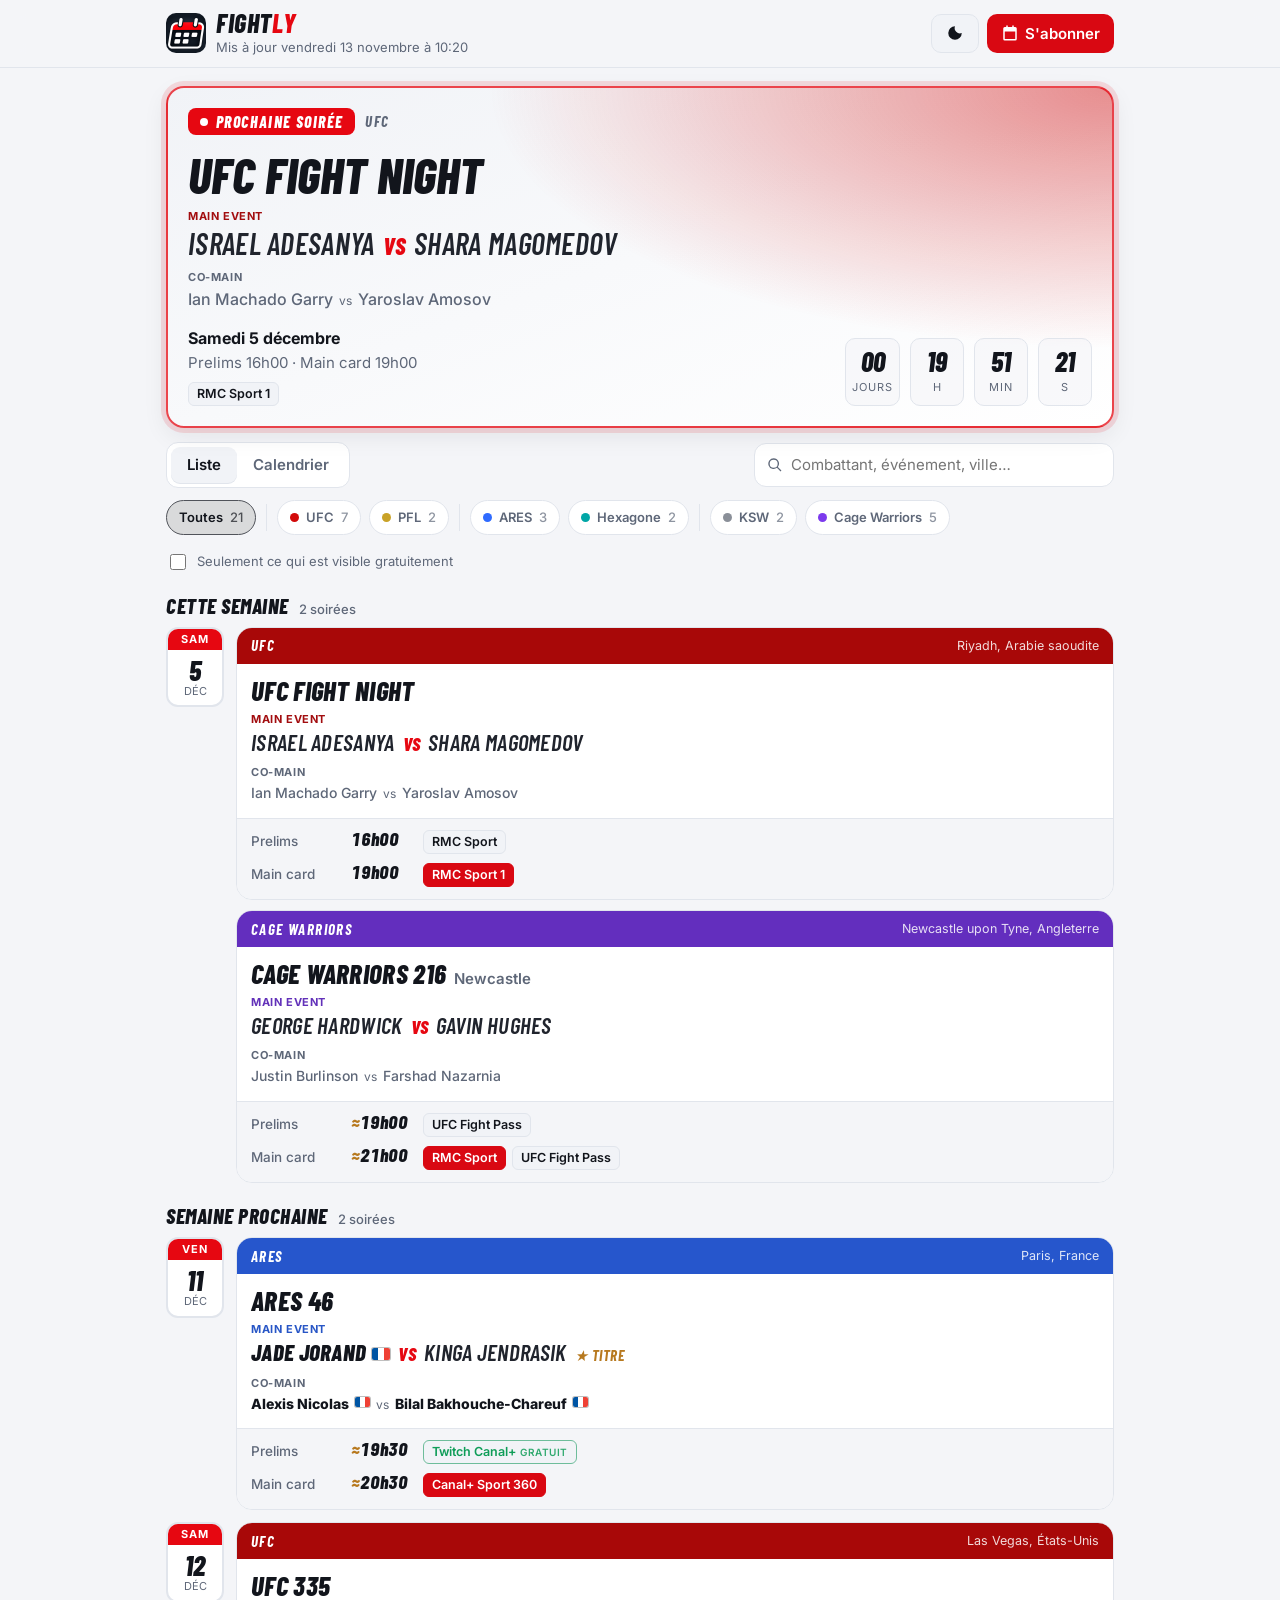
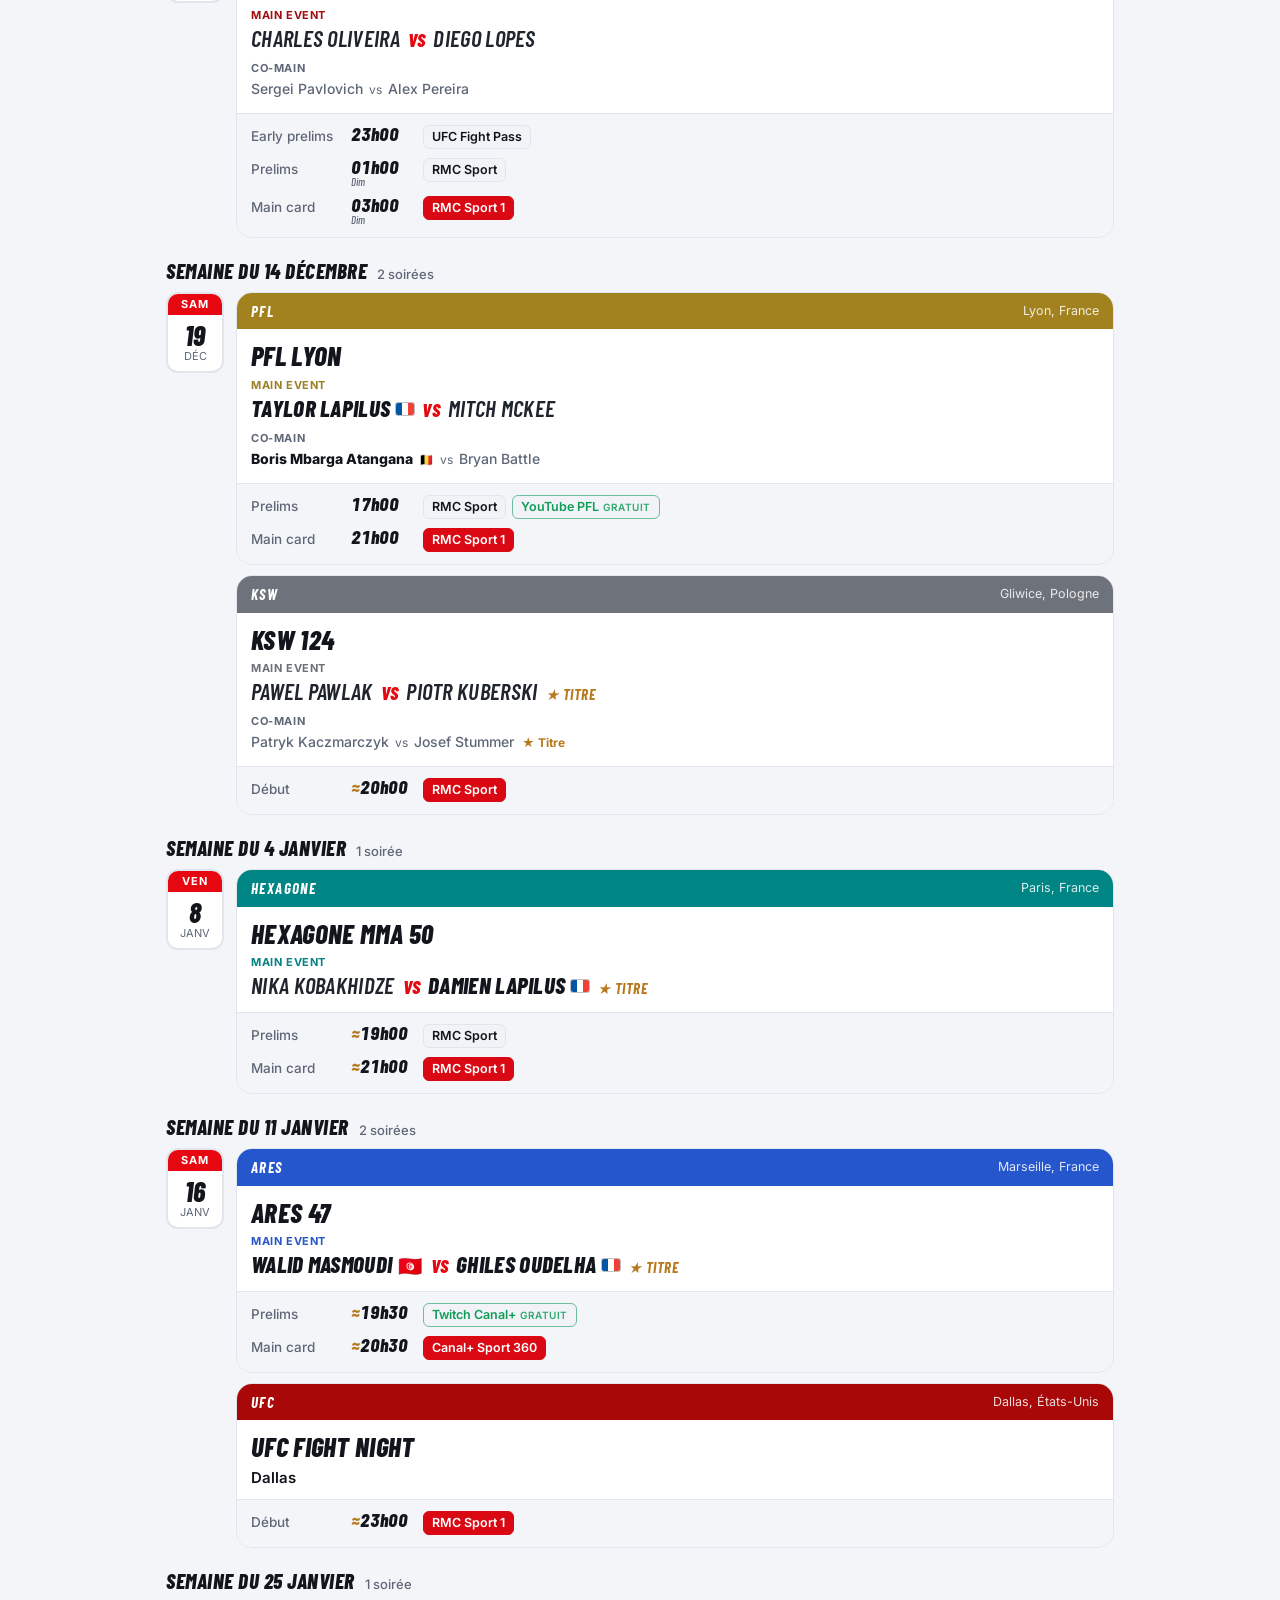
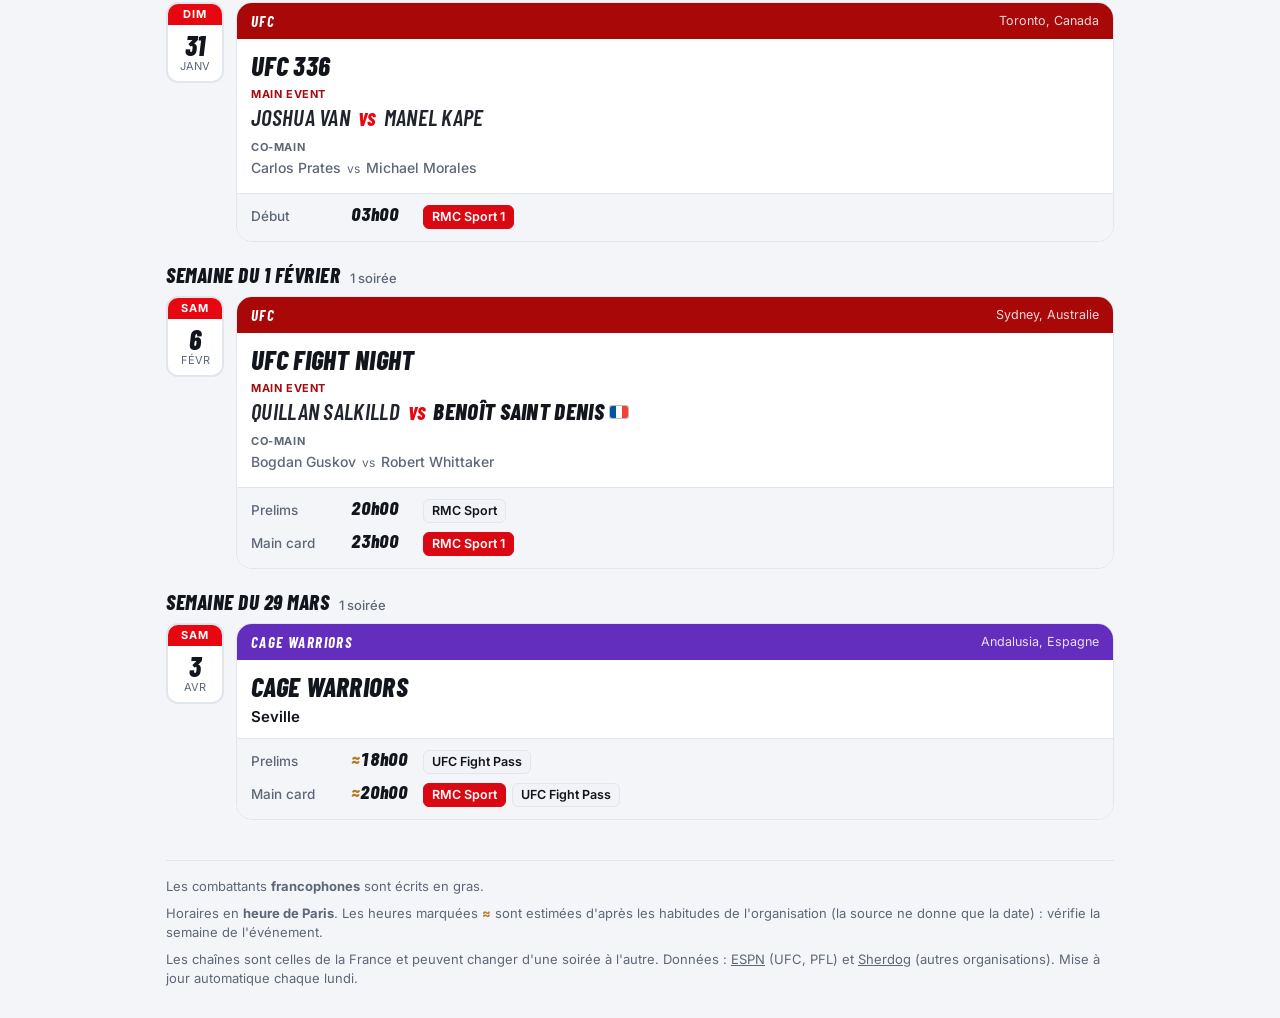
<file: index.html>
<!doctype html>
<html lang="fr">
<head>
  <meta charset="utf-8">
  <meta name="viewport" content="width=device-width, initial-scale=1, viewport-fit=cover">
  <title>FIGHTLY</title>
  <meta name="description" content="FIGHTLY : toutes les soirées MMA à venir (UFC, PFL, ARES, Hexagone, KSW, Cage Warriors) avec l'heure de Paris et les chaînes françaises.">
  <meta name="theme-color" content="#0d0f14">
  <link rel="manifest" href="manifest.webmanifest">
  <link rel="icon" href="icons/favicon-32.png" sizes="32x32" type="image/png">
  <link rel="icon" href="icons/favicon-64.png" sizes="64x64" type="image/png">
  <link rel="apple-touch-icon" href="icons/icon-180.png">
  <meta name="apple-mobile-web-app-capable" content="yes">
  <meta name="apple-mobile-web-app-status-bar-style" content="black-translucent">
  <meta name="apple-mobile-web-app-title" content="FIGHTLY">
  <link rel="preconnect" href="https://fonts.googleapis.com">
  <link rel="preconnect" href="https://fonts.gstatic.com" crossorigin>
  <link href="https://fonts.googleapis.com/css2?family=Barlow+Condensed:ital,wght@0,600;0,700;0,800;1,600;1,700;1,800&family=Inter:wght@400;500;600;700;800&display=swap" rel="stylesheet">
  <link rel="stylesheet" href="assets/style.css">
</head>
<body>
  <header class="top">
    <div class="wrap top-inner">
      <div class="brand">
        <img class="logo" src="icons/logo-mark.png" alt="" width="40" height="40">
        <div>
          <h1 class="wordmark" aria-label="Fightly">FIGHT<span>LY</span></h1>
          <p class="muted small" id="updated">Chargement…</p>
        </div>
      </div>
      <div class="top-actions">
        <button class="btn ghost" id="theme-btn" type="button" aria-label="Changer de thème" title="Changer de thème">
          <svg viewBox="0 0 24 24" width="18" height="18" aria-hidden="true"><path fill="currentColor" d="M12 3a9 9 0 1 0 9 9 7 7 0 0 1-9-9Z"/></svg>
        </button>
        <button class="btn" id="subscribe-btn" type="button">
          <svg viewBox="0 0 24 24" width="18" height="18" aria-hidden="true"><path fill="currentColor" d="M7 2v2H5a2 2 0 0 0-2 2v14a2 2 0 0 0 2 2h14a2 2 0 0 0 2-2V6a2 2 0 0 0-2-2h-2V2h-2v2H9V2H7Zm12 8v10H5V10h14Z"/></svg>
          <span>S'abonner</span>
        </button>
      </div>
    </div>
  </header>

  <main class="wrap">
    <section id="hero" class="hero" aria-live="polite"></section>

    <section class="controls" aria-label="Filtres">
      <div class="row">
        <div class="tabs" role="tablist">
          <button role="tab" class="tab active" data-view="list" aria-selected="true">Liste</button>
          <button role="tab" class="tab" data-view="month" aria-selected="false">Calendrier</button>
        </div>
        <label class="search">
          <svg viewBox="0 0 24 24" width="16" height="16" aria-hidden="true"><path fill="currentColor" d="M10 2a8 8 0 1 0 4.9 14.3l5.4 5.4 1.4-1.4-5.4-5.4A8 8 0 0 0 10 2Zm0 2a6 6 0 1 1 0 12 6 6 0 0 1 0-12Z"/></svg>
          <input id="search" type="search" placeholder="Combattant, événement, ville…" autocomplete="off">
        </label>
      </div>
      <div class="chips" id="chips"></div>
      <label class="toggle">
        <input type="checkbox" id="free-only">
        <span>Seulement ce qui est visible gratuitement</span>
      </label>
    </section>

    <section id="list-view" class="view"></section>
    <section id="month-view" class="view" hidden></section>

    <footer class="foot muted small">
      <p>Les combattants <strong>francophones</strong> sont écrits en gras.</p>
      <p>Horaires en <strong>heure de Paris</strong>. Les heures marquées <span class="est">≈</span> sont estimées d'après les habitudes de l'organisation (la source ne donne que la date) : vérifie la semaine de l'événement.</p>
      <p>Les chaînes sont celles de la France et peuvent changer d'une soirée à l'autre. Données : <a href="https://www.espn.com/mma/schedule" target="_blank" rel="noopener">ESPN</a> (UFC, PFL) et <a href="https://www.sherdog.com/events" target="_blank" rel="noopener">Sherdog</a> (autres organisations). Mise à jour automatique chaque lundi.</p>
    </footer>
  </main>

  <dialog id="event-dialog" class="sheet" aria-labelledby="ev-title">
    <div class="sheet-inner" id="event-body"></div>
  </dialog>

  <dialog id="subscribe-dialog" class="sheet" aria-labelledby="sub-title">
    <div class="sheet-inner" id="subscribe-body"></div>
  </dialog>

  <template id="empty-tpl">
    <div class="empty">
      <p><strong>Aucun événement</strong> ne correspond à tes filtres.</p>
      <button class="btn ghost" type="button" data-reset>Réinitialiser les filtres</button>
    </div>
  </template>

  <script src="assets/app.js" defer></script>
</body>
</html>
</file>
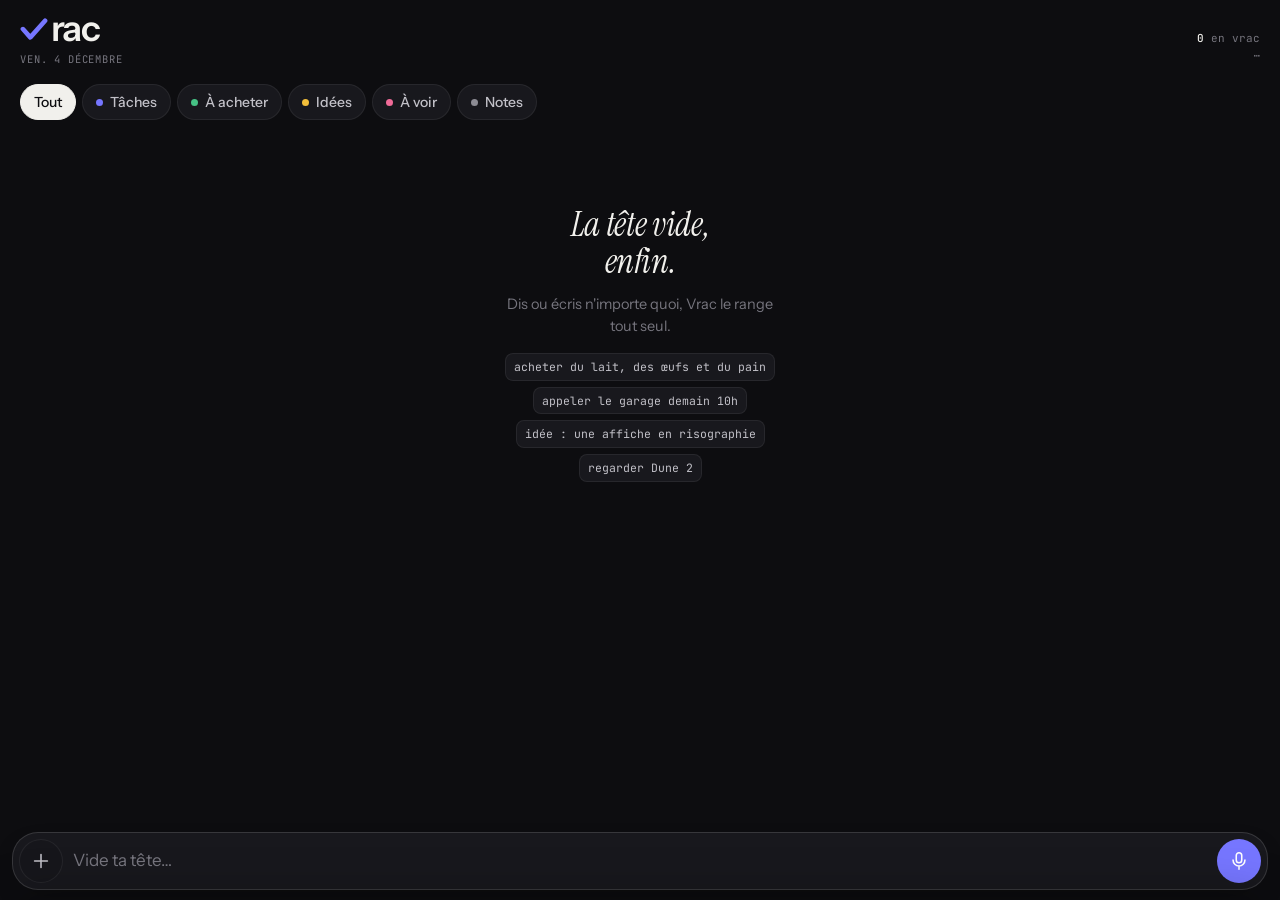
<file: vrac/index.html>
<!doctype html>
<html lang="fr">
<head>
<meta charset="utf-8">
<meta name="viewport" content="width=device-width, initial-scale=1, viewport-fit=cover, user-scalable=no, interactive-widget=resizes-content">
<title>Vrac</title>
<meta name="description" content="Vide ta tête. Vrac range.">
<meta name="theme-color" content="#0D0D10">
<meta name="color-scheme" content="dark">
<meta name="apple-mobile-web-app-capable" content="yes">
<meta name="mobile-web-app-capable" content="yes">
<meta name="apple-mobile-web-app-status-bar-style" content="black-translucent">
<meta name="apple-mobile-web-app-title" content="Vrac">
<meta name="format-detection" content="telephone=no">
<link rel="manifest" href="manifest.webmanifest">
<link rel="apple-touch-icon" href="icon-180.png">
<link rel="icon" href="icon.svg" type="image/svg+xml">
<link rel="stylesheet" href="../fonts/fonts.css">
<link rel="stylesheet" href="app.css">
</head>
<body>
<div id="app">
  <header class="top">
    <div class="brand">
      <div class="wordmark" aria-label="Vrac"><svg viewBox="0 0 30 26" aria-hidden="true"><path d="M3 12 L11 21 L27 3"/></svg><span>rac</span></div>
      <div class="date" id="date">—</div>
    </div>
    <div class="count" id="count"></div>
  </header>

  <nav class="drawers" id="drawers" aria-label="Tiroirs"></nav>

  <main class="list" id="list" aria-live="polite"></main>

  <div class="dock" id="dock">
    <div class="guess" id="guess" hidden><span class="guess-arrow">→</span><button type="button" class="guess-chip" id="guess-chip"></button><span class="guess-extra" id="guess-extra"></span><button type="button" class="guess-when" id="guess-when" hidden></button></div>
    <div class="when" id="when" hidden>
      <div class="when-row" id="when-days"></div>
      <div class="when-row" id="when-times"></div>
      <div class="when-row mins" id="when-mins" hidden></div>
    </div>
    <div class="vpop" id="vpop" hidden>
      <div class="vpop-row">
        <span class="vpop-ico" aria-hidden="true"><svg viewBox="0 0 24 24"><rect x="9" y="3" width="6" height="11" rx="3"/><path d="M5.5 11a6.5 6.5 0 0013 0M12 17.5V21"/></svg><i></i></span>
        <span class="vpop-txt" id="vpop-txt">Touche le micro du clavier</span>
        <span class="vpop-arrow" id="vpop-arrow">↘</span>
        <button type="button" class="vpop-send" id="vpop-send" hidden>Envoyer</button>
        <button type="button" class="vpop-x" id="vpop-x" aria-label="Fermer">✕</button>
      </div>
      <div class="vpop-sub" id="vpop-sub">En bas à droite, sous le clavier</div>
      <div class="vpop-bar"><i id="vpop-bar"></i></div>
    </div>
    <form class="capture" id="capture" autocomplete="off">
      <button type="button" class="plus" id="plus" aria-label="Date et heure du rappel"><svg viewBox="0 0 24 24" class="i-plus"><path d="M12 5v14M5 12h14"/></svg><span class="plus-l" id="plus-l"></span></button>
      <textarea id="input" rows="1" placeholder="Vide ta tête…" enterkeyhint="send" aria-label="Nouvelle entrée"></textarea>
      <button type="button" class="mic" id="mic" aria-label="Dicter"><svg viewBox="0 0 24 24"><rect x="9" y="3" width="6" height="11" rx="3"/><path d="M5.5 11a6.5 6.5 0 0013 0M12 17.5V21"/></svg></button>
      <button type="submit" class="send" id="send" aria-label="Envoyer"><svg viewBox="0 0 24 24"><path d="M12 19V5M6 11l6-6 6 6"/></svg></button>
    </form>
  </div>
</div>

<div class="toast" id="toast" role="status"><span class="toast-dot"></span><span class="toast-text" id="toast-text"></span><button type="button" class="toast-undo" id="toast-undo">Annuler</button></div>
<div class="scrim" id="scrim"></div>
<div class="sheet" id="sheet" role="dialog" aria-modal="true"><div class="grip"></div><div class="sheet-body" id="sheet-body"></div></div>
<label id="hap" aria-hidden="true" style="display:none"><input type="checkbox" switch></label>
<script src="ics.js"></script>
<script src="app.js"></script>
</body>
</html>
</file>
<file: assets/style.css>
:root {
  --bg: #0d0f14;
  --bg-2: #141821;
  --card: #171b25;
  --card-2: #1e2330;
  --line: #262c3a;
  --text: #eef1f6;
  --muted: #8f98ab;
  --accent: #ea0a14;
  --brand: #fd0610;
  --accent-ink: #ffffff;
  --free: #2fd27a;
  --warn: #f5b942;
  --shadow: 0 10px 30px rgba(0, 0, 0, .35);
  --radius: 14px;
  --display: "Barlow Condensed", "Arial Narrow", system-ui, sans-serif;
  --body: "Inter", system-ui, -apple-system, "Segoe UI", Roboto, sans-serif;
  color-scheme: dark;
}

/* Thème clair : réglage du système, ou choix explicite (bouton, ou thème de Claude). */
@media (prefers-color-scheme: light) {
  :root:not([data-theme="dark"]) {
    --bg: #f4f5f8;
    --bg-2: #ffffff;
    --card: #ffffff;
    --card-2: #f1f3f7;
    --line: #e1e5ec;
    --text: #12151c;
    --muted: #5e6778;
    --accent: #d90812;
    --brand: #e60711;
    --free: #0f9d58;
    --warn: #b7791f;
    --shadow: 0 8px 24px rgba(20, 24, 33, .08);
    color-scheme: light;
  }
}

:root[data-theme="light"] {
  --bg: #f4f5f8;
  --bg-2: #ffffff;
  --card: #ffffff;
  --card-2: #f1f3f7;
  --line: #e1e5ec;
  --text: #12151c;
  --muted: #5e6778;
  --accent: #d90812;
  --brand: #e60711;
  --free: #0f9d58;
  --warn: #b7791f;
  --shadow: 0 8px 24px rgba(20, 24, 33, .08);
  color-scheme: light;
}

* { box-sizing: border-box; }
html {
  -webkit-text-size-adjust: 100%;
  padding-top: env(safe-area-inset-top, 0px);
  padding-bottom: env(safe-area-inset-bottom, 0px);
}
/* Bande sous la barre d'état du téléphone, pour que rien ne défile dessous. */
body::before {
  content: ""; position: fixed; inset: 0 0 auto; z-index: 30;
  height: env(safe-area-inset-top, 0px); background: var(--bg);
}
body {
  margin: 0;
  background: var(--bg);
  color: var(--text);
  font: 15px/1.45 var(--body);
  min-height: 100vh;
}
a { color: inherit; }
button { font: inherit; color: inherit; }
.wrap {
  max-width: 980px; margin: 0 auto;
  padding-left: max(16px, env(safe-area-inset-left, 0px));
  padding-right: max(16px, env(safe-area-inset-right, 0px));
}
.muted { color: var(--muted); }
.small { font-size: 13px; }
[hidden] { display: none !important; }

/* ---------- En-tête ---------- */
.top {
  position: sticky; top: env(safe-area-inset-top, 0px); z-index: 20;
  background: color-mix(in srgb, var(--bg) 85%, transparent);
  backdrop-filter: blur(12px);
  -webkit-backdrop-filter: blur(12px);
  border-bottom: 1px solid var(--line);
}
.top-inner { display: flex; align-items: center; justify-content: space-between; gap: 12px; padding-top: 10px; padding-bottom: 10px; }
.brand { display: flex; align-items: center; gap: 10px; min-width: 0; }
.brand h1 { font: italic 800 26px/1 var(--display); letter-spacing: .6px; text-transform: uppercase; margin: 0; }
.wordmark span { color: var(--brand); }
.brand p { margin: 2px 0 0; white-space: nowrap; overflow: hidden; text-overflow: ellipsis; }
.top-actions { display: flex; gap: 8px; flex-shrink: 0; }

.btn {
  display: inline-flex; align-items: center; gap: 6px;
  border: 0; border-radius: 10px; padding: 9px 14px;
  background: var(--accent); color: var(--accent-ink);
  font-weight: 600; cursor: pointer; text-decoration: none;
  transition: transform .1s ease, filter .15s ease;
}
.btn:hover { filter: brightness(1.08); }
.btn:active { transform: scale(.97); }
.btn.ghost { background: var(--card-2); color: var(--text); border: 1px solid var(--line); }
.btn.small { padding: 6px 10px; font-size: 13px; }

/* ---------- Prochain événement ---------- */
.hero { margin: 18px 0 10px; }
.hero-card {
  position: relative; overflow: hidden; cursor: pointer;
  border-radius: 18px; padding: 20px;
  background:
    radial-gradient(120% 140% at 100% 0%, color-mix(in srgb, var(--org) 45%, transparent) 0%, transparent 55%),
    linear-gradient(160deg, var(--card-2), var(--card));
  border: 2px solid color-mix(in srgb, var(--brand) 75%, transparent);
  box-shadow: 0 0 0 5px color-mix(in srgb, var(--brand) 12%, transparent), var(--shadow);
}
.hero-kicker { display: flex; align-items: center; gap: 10px; flex-wrap: wrap; }
.hero-flag {
  display: inline-flex; align-items: center; gap: 8px;
  padding: 6px 12px 5px; border-radius: 8px; background: var(--brand); color: #fff;
  font: italic 800 16px/1 var(--display); letter-spacing: 1.4px; text-transform: uppercase;
}
.hero-flag::before { content: ""; width: 8px; height: 8px; border-radius: 50%; background: #fff; animation: pulse 1.4s infinite; }
.hero-org { font: italic 700 15px/1 var(--display); letter-spacing: 1.4px; text-transform: uppercase; color: var(--muted); }
.hero-title { font: italic 800 clamp(34px, 7vw, 50px)/1 var(--display); text-transform: uppercase; margin: 14px 0 4px; }
.hero-sub { font-size: 16px; font-weight: 600; margin: 0 0 14px; }
.hero-grid { display: flex; flex-wrap: wrap; gap: 18px 28px; align-items: flex-end; justify-content: space-between; }
.countdown { display: flex; gap: 10px; }
.countdown div { text-align: center; min-width: 54px; padding: 8px 6px; border-radius: 10px; background: color-mix(in srgb, var(--bg) 55%, transparent); border: 1px solid var(--line); }
.countdown b { display: block; font: italic 800 28px/1 var(--display); }
.countdown span { font-size: 11px; color: var(--muted); text-transform: uppercase; letter-spacing: 1px; }
.live { display: inline-flex; align-items: center; gap: 6px; font-weight: 700; color: var(--accent); }
.live::before { content: ""; width: 9px; height: 9px; border-radius: 50%; background: var(--accent); animation: pulse 1.2s infinite; }
@keyframes pulse { 50% { opacity: .3; } }

/* ---------- Contrôles ---------- */
.controls { margin: 14px 0 8px; display: grid; gap: 12px; }
.row { display: flex; gap: 10px; flex-wrap: wrap; align-items: center; justify-content: space-between; }
.tabs { display: inline-flex; padding: 4px; border-radius: 12px; background: var(--card); border: 1px solid var(--line); }
.tab { border: 0; background: transparent; padding: 7px 16px; border-radius: 9px; font-weight: 600; cursor: pointer; color: var(--muted); }
.tab.active { background: var(--card-2); color: var(--text); box-shadow: 0 1px 0 var(--line); }
.search { flex: 1 1 220px; max-width: 360px; display: flex; align-items: center; gap: 8px; padding: 0 12px; border-radius: 12px; background: var(--card); border: 1px solid var(--line); color: var(--muted); }
.search input { flex: 1; min-width: 0; border: 0; outline: 0; background: transparent; color: var(--text); padding: 10px 0; font: inherit; }
.search:focus-within { border-color: var(--muted); }

.chips { display: flex; gap: 8px; overflow-x: auto; padding-bottom: 4px; scrollbar-width: none; margin: 0 -16px; padding-left: 16px; padding-right: 16px; }
.chips::-webkit-scrollbar { display: none; }
.chip {
  flex-shrink: 0; display: inline-flex; align-items: center; gap: 7px;
  padding: 7px 12px; border-radius: 999px; cursor: pointer;
  background: var(--card); border: 1px solid var(--line); color: var(--muted);
  font-weight: 600; font-size: 13px; white-space: nowrap;
}
.chip .dot { width: 9px; height: 9px; border-radius: 50%; background: var(--c, var(--muted)); }
.chip[aria-pressed="true"] { color: var(--text); border-color: color-mix(in srgb, var(--c, var(--text)) 70%, var(--line)); background: color-mix(in srgb, var(--c, var(--text)) 16%, var(--card)); }
.chip .count { font-weight: 500; opacity: .7; }
.chip-sep { flex-shrink: 0; width: 1px; background: var(--line); margin: 4px 2px; }
.toggle { display: inline-flex; align-items: center; gap: 8px; font-size: 13px; color: var(--muted); cursor: pointer; width: fit-content; }
.toggle input { accent-color: var(--free); width: 16px; height: 16px; }

/* ---------- Liste ---------- */
.week { margin-top: 22px; }
.week-title { font: italic 800 21px/1 var(--display); text-transform: uppercase; letter-spacing: .5px; margin: 0 0 10px; display: flex; align-items: baseline; gap: 10px; }
.week-title small { font: 500 13px var(--body); color: var(--muted); text-transform: none; letter-spacing: 0; }
.day { display: grid; grid-template-columns: 58px 1fr; gap: 12px; margin-bottom: 12px; }
.day-label {
  align-self: start; text-align: center; overflow: hidden;
  background: var(--card); border: 2px solid var(--line); border-radius: 12px;
}
.day-label .dow { background: var(--brand); color: #fff; font-size: 11px; text-transform: uppercase; font-weight: 700; letter-spacing: .8px; padding: 3px 0 2px; }
.day-label .num { font: italic 800 28px/1 var(--display); padding-top: 6px; }
.day-label .mon { font-size: 11px; color: var(--muted); text-transform: uppercase; padding-bottom: 6px; }
.day-label.today { border-color: var(--brand); }
.day-label.today .num { color: var(--brand); }
.day-events { display: grid; gap: 10px; min-width: 0; }

.ev {
  position: relative; display: block; width: 100%; text-align: left; cursor: pointer;
  background: var(--card); border: 1px solid var(--line); border-radius: var(--radius);
  padding: 0; overflow: hidden; border-radius: 16px;
  transition: border-color .15s ease, transform .1s ease;
}
.ev:hover { border-color: color-mix(in srgb, var(--org) 60%, var(--line)); }
.ev:active { transform: scale(.995); }
.ev-head {
  display: flex; align-items: center; gap: 8px;
  padding: 9px 14px; background: color-mix(in srgb, var(--org) 80%, #000);
}
.ev-head .badge { background: none; padding: 0; font-size: 15px; letter-spacing: 1.4px; }
.ev-head .ev-place { color: rgba(255, 255, 255, .85); text-align: right; }
.badge {
  display: inline-block; padding: 3px 8px; border-radius: 6px;
  background: var(--org); color: #fff; font: italic 700 13px/1.1 var(--display); letter-spacing: .8px; text-transform: uppercase;
}
.ev-place { font-size: 12.5px; color: var(--muted); white-space: nowrap; overflow: hidden; text-overflow: ellipsis; min-width: 0; flex: 1; }
.ev-title { font: italic 800 27px/1.05 var(--display); text-transform: uppercase; margin: 0; padding: 12px 14px 0; letter-spacing: .3px; }
.ev-main { font-weight: 600; margin: 0 0 10px; }
.ev-main .title-belt { color: var(--warn); font-size: 12px; font-weight: 700; margin-left: 6px; white-space: nowrap; }
.segs { display: grid; gap: 8px; padding: 10px 14px 12px; background: var(--bg); border-top: 1px solid var(--line); }
.ev > .ev-main { padding: 6px 14px 0; }
.seg { display: grid; grid-template-columns: 92px 64px 1fr; gap: 8px; align-items: baseline; font-size: 13.5px; }
.seg-label { color: var(--muted); font-weight: 500; }
.seg-time { font: italic 800 19px/1 var(--display); font-variant-numeric: tabular-nums; white-space: nowrap; }
.box .seg-time { font-size: 18px; }
/* La chaîne principale de la main card en rouge */
.seg:last-child .chan:first-child { background: var(--accent); border-color: var(--accent); color: #fff; }
.seg-time .nextday { font-size: 11px; color: var(--muted); font-weight: 500; display: block; }
.est { color: var(--warn); font-weight: 700; }
.chans { display: flex; flex-wrap: wrap; gap: 4px 6px; min-width: 0; }
.chan { display: inline-flex; align-items: center; gap: 4px; padding: 2px 8px; border-radius: 6px; background: var(--card-2); border: 1px solid var(--line); font-size: 12.5px; font-weight: 600; }
.chan.free { border-color: color-mix(in srgb, var(--free) 55%, var(--line)); color: var(--free); }
.chan.free::after { content: "gratuit"; font-size: 10px; text-transform: uppercase; letter-spacing: .5px; opacity: .85; }

.empty { text-align: center; padding: 40px 16px; border: 1px dashed var(--line); border-radius: var(--radius); margin-top: 20px; }
.notice { margin-top: 20px; padding: 14px; border-radius: var(--radius); background: var(--card); border: 1px solid var(--line); }

/* ---------- Calendrier mensuel ---------- */
.month-head { display: flex; align-items: center; justify-content: space-between; margin: 20px 0 10px; }
.month-head h2 { font: italic 800 25px/1 var(--display); text-transform: uppercase; margin: 0; }
.month-nav { display: flex; gap: 6px; }
.grid { display: grid; grid-template-columns: repeat(7, minmax(0, 1fr)); gap: 4px; }
.grid .dow { text-align: center; font-size: 11px; color: var(--muted); text-transform: uppercase; font-weight: 600; padding: 4px 0; }
.cell {
  min-height: 92px; border-radius: 10px; padding: 6px; background: var(--card); border: 1px solid var(--line);
  display: flex; flex-direction: column; gap: 3px; cursor: default; min-width: 0; text-align: left;
}
.cell.out { opacity: .35; }
.cell.has { cursor: pointer; }
.cell.has:hover { border-color: var(--muted); }
.cell.sel { outline: 2px solid var(--accent); outline-offset: -1px; }
.cell .n { font-weight: 700; font-size: 13px; }
.cell.today .n { color: var(--brand); }
.pill { font-size: 11px; font-weight: 600; padding: 2px 5px; border-radius: 5px; background: color-mix(in srgb, var(--org) 22%, var(--card)); border-left: 3px solid var(--org); white-space: nowrap; overflow: hidden; text-overflow: ellipsis; }
.dots { display: none; gap: 3px; flex-wrap: wrap; }
.dots i { width: 7px; height: 7px; border-radius: 50%; background: var(--org); }
.day-detail { margin-top: 16px; }

/* ---------- Fenêtres ---------- */
dialog.sheet {
  border: 0; padding: 0; margin: auto; width: min(680px, 100%); max-height: min(92vh, 900px);
  background: var(--bg-2); color: var(--text); border-radius: 18px; box-shadow: var(--shadow);
}
dialog.sheet::backdrop { background: rgba(5, 7, 10, .6); backdrop-filter: blur(3px); }
.sheet-inner { padding: 20px; overflow: auto; max-height: inherit; }
.sheet-top { display: flex; justify-content: space-between; align-items: flex-start; gap: 12px; }
.close { border: 0; background: var(--card-2); width: 34px; height: 34px; border-radius: 50%; cursor: pointer; font-size: 18px; line-height: 1; flex-shrink: 0; }
.sheet h2 { font: italic 800 31px/1.02 var(--display); text-transform: uppercase; margin: 8px 0 2px; }
.sheet h3 { font: 800 17px/1 var(--display); text-transform: uppercase; letter-spacing: 1px; color: var(--muted); margin: 22px 0 10px; }
.sheet .when { font-weight: 600; margin: 6px 0 0; }
.box { background: var(--card); border: 1px solid var(--line); border-radius: 12px; padding: 12px; }
.box .seg { padding: 6px 0; border-bottom: 1px solid var(--line); }
.box .seg:last-child { border-bottom: 0; }
.fights { display: grid; gap: 6px; }
.fight { display: grid; grid-template-columns: 1fr auto 1fr; align-items: center; gap: 10px; padding: 10px 12px; border-radius: 10px; background: var(--card); border: 1px solid var(--line); }
.fight.me { border-color: color-mix(in srgb, var(--org) 60%, var(--line)); background: color-mix(in srgb, var(--org) 10%, var(--card)); }
.fighter { min-width: 0; }
.fighter b { display: block; font-weight: 500; overflow-wrap: anywhere; }
.fighter > span { font-size: 12px; color: var(--muted); }
.fighter.r { text-align: right; }
.vs { text-align: center; font-size: 11px; color: var(--muted); line-height: 1.2; max-width: 110px; }
.vs b { display: block; font: 800 15px/1 var(--display); color: var(--text); }
.vs .belt { color: var(--warn); font-weight: 700; }
.seg-group { font-size: 12px; text-transform: uppercase; letter-spacing: 1px; color: var(--muted); font-weight: 700; margin: 12px 0 2px; }
.actions { display: flex; flex-wrap: wrap; gap: 8px; margin-top: 20px; }
.sub-list { display: grid; gap: 8px; }
.sub-item { display: flex; align-items: center; justify-content: space-between; gap: 10px; padding: 10px 12px; background: var(--card); border: 1px solid var(--line); border-radius: 10px; }
.sub-item .name { display: flex; align-items: center; gap: 8px; font-weight: 600; min-width: 0; }
.sub-item .btns { display: flex; gap: 6px; flex-shrink: 0; }
.howto { font-size: 13.5px; }
.howto li { margin-bottom: 6px; }
.toast { position: fixed; left: 50%; bottom: calc(20px + env(safe-area-inset-bottom)); transform: translateX(-50%); background: var(--text); color: var(--bg); padding: 10px 16px; border-radius: 10px; font-weight: 600; z-index: 100; box-shadow: var(--shadow); }

.foot { margin: 40px 0 calc(30px + env(safe-area-inset-bottom)); border-top: 1px solid var(--line); padding-top: 16px; }
.foot p { margin: 0 0 8px; }

/* ---------- Mobile ---------- */
@media (max-width: 640px) {
  .brand h1 { font-size: 21px; }
  #subscribe-btn span { display: none; }
  .day { grid-template-columns: 44px 1fr; gap: 8px; }
  .day-label .num { font-size: 24px; padding-top: 4px; }
  .day-label .mon { font-size: 10px; padding-bottom: 4px; }
  .day-label .dow { font-size: 10px; letter-spacing: .4px; }
  .seg { grid-template-columns: 78px 54px 1fr; font-size: 13px; }
  .cell { min-height: 54px; padding: 4px; }
  .pill { display: none; }
  .dots { display: flex; }
  .search { max-width: none; }
  .countdown div { min-width: 46px; }
  .countdown b { font-size: 24px; }
  dialog.sheet { margin: auto 0 0; width: 100%; max-width: 100%; border-radius: 18px 18px 0 0; max-height: 92vh; }
  .sheet-inner { padding-bottom: calc(20px + env(safe-area-inset-bottom)); }
  .fight { grid-template-columns: 1fr auto 1fr; padding: 9px; gap: 6px; }
  .vs { max-width: 80px; }
}

@media (prefers-reduced-motion: reduce) {
  * { animation: none !important; transition: none !important; }
}

@media (max-width: 640px) {
  .hero-card { padding: 16px; }
  .hero-sub { margin-bottom: 10px; }
  .hero-grid { gap: 12px; }
}

/* ---------- Main event / co-main event ---------- */
.ev-tag { font: 600 15px/1 var(--body); text-transform: none; letter-spacing: 0; color: var(--muted); margin-left: 8px; }
.bill { display: grid; gap: 10px; margin: 8px 0 14px; padding: 0 14px; }
.bill-row { display: grid; grid-template-columns: 1fr; gap: 2px; }
.bill-label { font-size: 11px; font-weight: 700; text-transform: uppercase; letter-spacing: .6px; color: var(--muted); white-space: nowrap; }
.bill-row.is-main .bill-label { color: color-mix(in srgb, var(--org) 75%, var(--text)); }
.bill-names { min-width: 0; font-size: 14px; }
.bill-names b { font-weight: 600; }
.bill-row.is-main .bill-names { font: italic 800 23px/1.1 var(--display); text-transform: uppercase; letter-spacing: .3px; }
.bill-row.is-main .bill-names b { font-weight: 600; color: color-mix(in srgb, var(--text) 82%, var(--muted)); }
.bill-row:not(.is-main) .bill-names b { color: var(--muted); font-weight: 500; }
/* Combattants francophones en gras */
.bill-names b.fr, .bill-row.is-main .bill-names b.fr, .bill-row:not(.is-main) .bill-names b.fr { font-weight: 800; color: var(--text); }
.fighter b.fr { font-weight: 800; }
.nowrap { white-space: nowrap; }
.flag { display: inline-block; margin-left: 6px; vertical-align: .08em; }
.flag-fr {
  width: 15px; height: 10px; border-radius: 2px;
  background: linear-gradient(90deg, #0055a4 0 33.4%, #ffffff 33.4% 66.6%, #ef4135 66.6%);
  box-shadow: 0 0 0 1px rgba(0, 0, 0, .25);
}
.bill-row.is-main .flag-fr { width: 18px; height: 12px; }
.flag-emoji { font-style: normal; font-size: .85em; line-height: 1; vertical-align: 0; }
.bill-vs { color: var(--muted); font-size: 12px; margin: 0 6px; }
.bill-row.is-main .bill-vs { color: var(--brand); font: italic 800 19px var(--display); margin: 0 8px; }
.bill-row.is-main .title-belt { font: italic 700 15px var(--display); letter-spacing: .5px; }
.bill .title-belt { color: var(--warn); font-size: 12px; font-weight: 700; margin-left: 8px; white-space: nowrap; }
.hero-bill { margin: 10px 0 16px; padding: 0; gap: 10px; }
.hero-bill .bill-row.is-main .bill-names { font-size: 30px; }
.hero-bill .bill-row.is-main .bill-vs { font-size: 24px; }
.hero-bill .bill-names { font-size: 16px; }

@media (max-width: 640px) {
  .bill-row { grid-template-columns: 1fr; gap: 0; }
  .bill-label { font-size: 10.5px; }
  .hero-bill .bill-row.is-main .bill-names { font-size: 26px; }
  .bill-row.is-main .bill-names { font-size: 22px; }
  .ev-title { font-size: 25px; }
  .ev-tag { display: block; margin: 4px 0 0; font-size: 13px; }
}
.brand .logo { border-radius: 10px; flex-shrink: 0; }
@media (max-width: 640px) {
  .seg { grid-template-columns: 86px 52px 1fr; }
  .seg-label { font-size: 12.5px; white-space: nowrap; }
}
.sheet h3 + .actions { margin-top: 0; }
.actions + .actions { margin-top: 10px; }
</file>
<file: fonts/fonts.css>
@font-face{font-family:"Instrument Sans";font-weight:400;font-style:normal;font-display:swap;src:url(instrument-sans-latin-400-normal.woff2) format("woff2")}
@font-face{font-family:"Instrument Sans";font-weight:500;font-style:normal;font-display:swap;src:url(instrument-sans-latin-500-normal.woff2) format("woff2")}
@font-face{font-family:"Instrument Sans";font-weight:600;font-style:normal;font-display:swap;src:url(instrument-sans-latin-600-normal.woff2) format("woff2")}
@font-face{font-family:"Instrument Serif";font-weight:400;font-style:normal;font-display:swap;src:url(instrument-serif-latin-400-normal.woff2) format("woff2")}
@font-face{font-family:"Instrument Serif";font-weight:400;font-style:italic;font-display:swap;src:url(instrument-serif-latin-400-italic.woff2) format("woff2")}
@font-face{font-family:"JetBrains Mono";font-weight:400;font-style:normal;font-display:swap;src:url(jetbrains-mono-latin-400-normal.woff2) format("woff2")}
@font-face{font-family:"JetBrains Mono";font-weight:500;font-style:normal;font-display:swap;src:url(jetbrains-mono-latin-500-normal.woff2) format("woff2")}
</file>
<file: vrac/app.css>
/* ===================== Vrac — tokens ===================== */
:root{
  --bg:#EEEDE8; --bg-2:#E5E3DC; --card:#FAFAF7; --ink:#121214; --ink-2:#45454C; --muted:#8D8C94;
  --line:rgba(18,18,20,.08); --line-2:rgba(18,18,20,.15);
  --accent:#3B3BFF; --accent-ink:#fff; --hot:#E5484D;
  --c-tache:#3B3BFF; --c-idee:#E8A80C; --c-achat:#2F9E62; --c-voir:#E0457B; --c-note:#8D8C94;
  --shadow:0 1px 0 rgba(18,18,20,.03),0 8px 24px -14px rgba(18,18,20,.22);
  --serif:"Instrument Serif",ui-serif,Georgia,serif;
  --sans:"Instrument Sans",-apple-system,BlinkMacSystemFont,system-ui,sans-serif;
  --mono:"JetBrains Mono",ui-monospace,Menlo,monospace;
  --st:env(safe-area-inset-top,0px); --sb:env(safe-area-inset-bottom,0px);
  --ease:cubic-bezier(.2,.8,.2,1); --spring:cubic-bezier(.34,1.56,.64,1);
  color-scheme:light;
}
:root{
    --bg:#0D0D10; --bg-2:#16161B; --card:#18181D; --ink:#F1F0EC; --ink-2:#C2C1C8; --muted:#76757E;
    --line:rgba(241,240,236,.07); --line-2:rgba(241,240,236,.14);
    --accent:#7676FF; --hot:#FF6369;
    --c-tache:#7676FF; --c-idee:#F2BE3A; --c-achat:#46C285; --c-voir:#F06B98; --c-note:#8D8C94;
    --shadow:0 1px 0 rgba(0,0,0,.25),0 12px 30px -14px rgba(0,0,0,.8);
    color-scheme:dark;
  }
*{box-sizing:border-box;-webkit-tap-highlight-color:transparent}
html,body{margin:0;height:100%;background:var(--bg);color:var(--ink);font-family:var(--sans);-webkit-font-smoothing:antialiased;overscroll-behavior:none;-webkit-text-size-adjust:100%}
body{position:fixed;inset:0;overflow:hidden}
button{font:inherit;color:inherit;background:none;border:0;padding:0;cursor:pointer;touch-action:manipulation}
input,textarea{font:inherit;color:inherit}
svg{fill:none;stroke:currentColor;stroke-width:1.7;stroke-linecap:round;stroke-linejoin:round}

#app{position:fixed;left:0;right:0;top:0;height:100%;display:flex;flex-direction:column;padding-top:var(--st)}

/* ===================== header ===================== */
.top{display:flex;align-items:flex-end;justify-content:space-between;padding:10px 20px 6px;-webkit-user-select:none;user-select:none}
.wordmark{display:flex;align-items:baseline;font-family:var(--sans);font-weight:600;font-size:36px;line-height:1;letter-spacing:-.045em}
.wordmark svg{width:28px;height:24px;margin-right:3px;stroke:var(--accent);stroke-width:5;transform:translateY(1px)}
.date{font-family:var(--mono);font-size:10.5px;letter-spacing:.08em;text-transform:uppercase;color:var(--muted);margin-top:6px}
.count{font-family:var(--mono);font-size:11px;color:var(--muted);padding-bottom:3px;text-align:right;line-height:1.5}
.count b{color:var(--ink);font-weight:500}

/* ===================== drawers ===================== */
.drawers{display:flex;gap:6px;overflow-x:auto;padding:12px 20px 10px;scrollbar-width:none;-webkit-user-select:none;user-select:none;flex:none}
.drawers::-webkit-scrollbar{display:none}
.drawer{flex:none;display:inline-flex;align-items:center;gap:7px;height:36px;padding:0 13px;border-radius:99px;font-size:14px;font-weight:500;
  color:var(--ink-2);background:var(--card);border:1px solid var(--line);transition:background .25s,color .25s,transform .15s var(--ease)}
.drawer:active{transform:scale(.95)}
.drawer i{width:7px;height:7px;border-radius:50%;background:var(--c)}
.drawer em{font-style:normal;font-family:var(--mono);font-size:11px;color:var(--muted)}
.drawer.on{background:var(--ink);color:var(--bg);border-color:var(--ink)}
.drawer.on em{color:color-mix(in srgb,var(--bg) 60%,transparent)}
.drawer.pulse{animation:dpulse .6s var(--ease)}
@keyframes dpulse{30%{transform:scale(1.08)}}

/* ===================== list ===================== */
.list{flex:1;overflow-y:auto;-webkit-overflow-scrolling:touch;overscroll-behavior:contain;padding:6px 16px 20px}
.list::-webkit-scrollbar{display:none}
.sec{display:flex;align-items:center;justify-content:space-between;font-family:var(--mono);font-size:10.5px;letter-spacing:.08em;text-transform:uppercase;color:var(--muted);padding:16px 6px 8px;-webkit-user-select:none;user-select:none}
.sec:first-child{padding-top:6px}
.sec .act{font-family:var(--sans);text-transform:none;letter-spacing:0;font-size:13px;color:var(--accent);font-weight:500;padding:4px 0 4px 10px}
.sec.hot{color:var(--hot)}

.card-wrap{position:relative;margin-bottom:8px;border-radius:18px;overflow:hidden}
.card-under{position:absolute;inset:1px;opacity:0;display:flex;align-items:center;justify-content:space-between;padding:0 22px;font-size:13px;font-weight:600;color:#fff;border-radius:18px}
.card-under.r{background:var(--c-achat)}
.card-under.l{background:var(--hot);justify-content:flex-end}
.card{position:relative;display:grid;grid-template-columns:auto 1fr;gap:12px;align-items:start;padding:14px 16px 13px 14px;border-radius:18px;
  background:var(--card);border:1px solid var(--line);box-shadow:var(--shadow);transition:transform .35s var(--ease),opacity .3s;touch-action:pan-y;-webkit-user-select:none;user-select:none}
.card.nocheck{grid-template-columns:1fr;padding-left:16px}
.card .chk{width:24px;height:24px;margin-top:1px;border-radius:8px;border:1.6px solid var(--line-2);display:grid;place-items:center;color:transparent;transition:background .2s,border-color .2s,transform .2s var(--spring)}
.card .chk svg{width:14px;height:14px;stroke-width:2.6}
.card .chk:active{transform:scale(.85)}
.card.done .chk{background:var(--c);border-color:var(--c);color:#fff}
.card .txt{font-size:16px;line-height:1.38;letter-spacing:-.005em;word-break:break-word}
.card.k-idee .txt{font-family:var(--serif);font-size:21px;line-height:1.22;letter-spacing:-.005em}
.card.k-note .txt{color:var(--ink-2)}
.card.done .txt{color:var(--muted);text-decoration:line-through;text-decoration-color:var(--line-2)}
.card .meta{display:flex;flex-wrap:wrap;align-items:center;gap:6px 10px;margin-top:7px;font-family:var(--mono);font-size:10.5px;letter-spacing:.03em;color:var(--muted)}
.card .tag{display:inline-flex;align-items:center;gap:5px;text-transform:uppercase;letter-spacing:.07em}
.card .tag i{width:6px;height:6px;border-radius:50%;background:var(--c)}
.card .due{display:inline-flex;align-items:center;gap:4px;padding:2px 7px;border-radius:6px;background:var(--bg-2);color:var(--ink-2)}
.card .due.today{background:color-mix(in srgb,var(--accent) 14%,transparent);color:var(--accent)}
.card .due{border:0;font:inherit;font-family:var(--mono);font-size:10.5px;letter-spacing:.03em;cursor:pointer;touch-action:manipulation}
.card .due .bell{width:11px;height:11px;stroke-width:1.7;margin-right:1px;opacity:.75}
.card .due.rem .bell{fill:currentColor;opacity:1}
.card .due:active{transform:scale(.94)}
.btn.remind{display:flex;align-items:center;justify-content:center;gap:9px;width:100%;margin-top:4px;background:color-mix(in srgb,var(--accent) 16%,transparent);color:var(--accent);border:1px solid color-mix(in srgb,var(--accent) 35%,transparent)}
.btn.remind .bell{width:18px;height:18px;stroke-width:1.7}
.btn.remind:disabled{opacity:.45;color:var(--muted);background:var(--bg-2);border-color:var(--line)}
.card .due.late{background:color-mix(in srgb,var(--hot) 14%,transparent);color:var(--hot)}
.card .link{color:var(--accent);text-decoration:none;max-width:180px;overflow:hidden;text-overflow:ellipsis;white-space:nowrap}
.card.landing{animation:land .7s var(--spring)}
@keyframes land{0%{transform:translateY(-14px) scale(.96);opacity:0}100%{transform:none;opacity:1}}
.card-wrap.leaving{animation:leave .38s var(--ease) forwards}
@keyframes leave{to{height:0;margin-bottom:0;opacity:0}}

.empty{padding:70px 24px 0;text-align:center;-webkit-user-select:none;user-select:none}
.empty .big{font-family:var(--serif);font-style:italic;font-size:34px;line-height:1.1;letter-spacing:-.01em}
.empty p{color:var(--muted);font-size:14.5px;line-height:1.55;margin:12px auto 0;max-width:290px}
.empty .ex{display:inline-block;font-family:var(--mono);font-size:11.5px;color:var(--ink-2);background:var(--card);border:1px solid var(--line);border-radius:8px;padding:4px 8px;margin:3px}

/* ===================== dock ===================== */
.dock{flex:none;padding:8px 12px calc(10px + var(--sb));background:linear-gradient(to top,var(--bg) 70%,transparent);position:relative;z-index:4}
.kb .dock{padding-bottom:8px}
.guess{display:flex;align-items:center;gap:8px;padding:0 8px 8px;font-size:13px;color:var(--muted);animation:gin .25s var(--ease)}
.guess[hidden]{display:none}
@keyframes gin{from{opacity:0;transform:translateY(4px)}}
.guess-arrow{font-family:var(--mono)}
.guess-chip{display:inline-flex;align-items:center;gap:6px;height:28px;padding:0 10px;border-radius:99px;background:var(--card);border:1px solid var(--line-2);font-size:13px;font-weight:500;color:var(--ink)}
.guess-chip i{width:7px;height:7px;border-radius:50%;background:var(--c)}
.guess-chip::after{content:"⌄";font-size:12px;color:var(--muted);margin-left:1px;transform:translateY(-2px)}
.guess-when{display:inline-flex;align-items:center;gap:6px;height:28px;padding:0 10px;border-radius:99px;margin-left:auto;font-family:var(--mono);font-size:11.5px;font-weight:500;color:var(--accent);background:color-mix(in srgb,var(--accent) 16%,transparent);border:1px solid color-mix(in srgb,var(--accent) 38%,transparent)}
.guess-when[hidden],.guess-chip[hidden],.guess-arrow[hidden]{display:none}
.guess-when .bell{width:12px;height:12px;stroke-width:1.8}
.guess-when .x{opacity:.6;margin-left:2px}
.guess-extra{font-family:var(--mono);font-size:11px}
.capture{display:flex;align-items:flex-end;gap:6px;padding:6px;border-radius:26px;background:var(--card);border:1px solid var(--line-2);box-shadow:0 10px 30px -14px rgba(0,0,0,.35)}
.capture textarea{flex:1;margin-left:4px;border:0;outline:0;background:transparent;resize:none;font-size:17px;line-height:1.35;padding:10px 0;max-height:132px;min-height:44px}
.capture textarea::placeholder{color:var(--muted)}
.plus{flex:none;height:44px;min-width:44px;border-radius:22px;display:flex;align-items:center;justify-content:center;gap:6px;background:var(--bg-2);color:var(--ink-2);border:1px solid var(--line);transition:transform .2s var(--spring),background .2s,color .2s}
.plus svg{width:22px;height:22px}
.plus:active{transform:scale(.9)}
.plus .plus-l{display:none;font-family:var(--mono);font-size:12px;font-weight:500;white-space:nowrap}
.plus.set{background:color-mix(in srgb,var(--accent) 18%,transparent);color:var(--accent);border-color:color-mix(in srgb,var(--accent) 40%,transparent)}
.plus.set .plus-l{display:inline}
.plus.set svg{width:19px;height:19px}
.plus.open .i-plus{transform:rotate(45deg)}
.plus .i-plus{transition:transform .25s var(--ease)}
.vpop{margin:0 2px 8px;padding:12px 12px 12px 14px;border-radius:20px;background:var(--card);border:1px solid var(--line-2);box-shadow:0 14px 34px -14px rgba(0,0,0,.7);animation:gin .25s var(--ease);position:relative;overflow:hidden}
.vpop[hidden]{display:none}
.vpop-row{display:flex;align-items:center;gap:10px}
.vpop-ico{position:relative;flex:none;width:34px;height:34px;border-radius:50%;display:grid;place-items:center;background:var(--accent);color:#fff}
.vpop-ico svg{width:18px;height:18px;stroke-width:2}
.vpop-ico i{position:absolute;inset:0;border-radius:50%;background:var(--accent);opacity:0;z-index:-1}
.vpop.rec .vpop-ico{background:var(--hot)}
.vpop.rec .vpop-ico i{background:var(--hot);animation:ring 1.6s var(--ease) infinite}
.vpop-txt{flex:1;min-width:0;font-size:15px;font-weight:500;line-height:1.3}
.vpop.rec .vpop-txt{font-family:var(--serif);font-size:19px;font-weight:400;display:-webkit-box;-webkit-line-clamp:2;-webkit-box-orient:vertical;overflow:hidden}
.vpop-arrow{font-size:20px;color:var(--accent);animation:nudge 1.2s var(--ease) infinite}
.vpop-send{flex:none;height:34px;padding:0 14px;border-radius:99px;background:var(--ink);color:var(--bg);font-size:14px;font-weight:600}
.vpop-send[hidden]{display:none}
.vpop-x{flex:none;width:30px;height:30px;border-radius:50%;color:var(--muted);font-size:14px}
.vpop-sub{margin:6px 0 0 44px;font-family:var(--mono);font-size:10.5px;letter-spacing:.06em;text-transform:uppercase;color:var(--muted)}
.vpop-sub .k{display:inline-flex;align-items:center;gap:5px;text-transform:none;letter-spacing:0;font-family:var(--sans);font-size:12.5px;color:var(--ink-2)}
.vpop-sub .k i{width:7px;height:7px;border-radius:50%;background:var(--c)}
.vpop-bar{position:absolute;left:0;right:0;bottom:0;height:3px}
.vpop-bar i{display:block;height:100%;width:0;background:var(--accent)}
.vpop-bar i.run{animation:vfill var(--dur,2.6s) linear forwards}
@keyframes vfill{to{width:100%}}
.kbhint{display:flex;align-items:center;gap:8px;margin:0 4px 8px;padding:10px 14px;border-radius:16px;font-size:14px;font-weight:500;color:#fff;background:var(--accent);animation:gin .25s var(--ease)}
.kbhint[hidden]{display:none}
.kbhint svg{width:18px;height:18px;flex:none;stroke-width:2}
.kbhint .arrow{margin-left:auto;font-size:18px;animation:nudge 1.2s var(--ease) infinite}
@keyframes nudge{50%{transform:translate(3px,3px)}}
.when{margin:0 0 8px;padding:10px 0 6px;border-radius:22px;background:var(--card);border:1px solid var(--line-2);box-shadow:0 10px 30px -14px rgba(0,0,0,.5);animation:gin .25s var(--ease)}
.when[hidden]{display:none}
.when-row{display:flex;gap:6px;overflow-x:auto;padding:0 10px 6px;scrollbar-width:none}
.when-row::-webkit-scrollbar{display:none}
.wchip{position:relative;flex:none;display:inline-flex;align-items:center;gap:6px;height:36px;padding:0 13px;border-radius:99px;background:var(--bg-2);border:1px solid var(--line);font-size:14px;font-weight:500;color:var(--ink-2);white-space:nowrap;overflow:hidden}
.wchip small{font-family:var(--mono);font-size:10.5px;color:var(--muted);font-weight:400}
.wchip.on{background:var(--accent);border-color:var(--accent);color:#fff}
.wchip.on small{color:rgba(255,255,255,.75)}
.wchip.clear{color:var(--muted)}
.when-row.mins{animation:gin .22s var(--ease)}
.when-row.mins[hidden]{display:none}
.when-row.mins .wchip{font-family:var(--mono);font-size:13px;padding:0 12px}
.wchip input{position:absolute;inset:0;opacity:0;width:100%;height:100%;font-size:16px}
.mic,.send{flex:none;width:44px;height:44px;border-radius:50%;display:grid;place-items:center;transition:transform .2s var(--spring),background .2s,opacity .2s}
.mic{background:var(--accent);color:var(--accent-ink)}
.mic svg,.send svg{width:22px;height:22px}
.send{background:var(--ink);color:var(--bg);display:none}
.capture.has .mic{display:none}
.capture.has .send{display:grid}
.mic:active,.send:active{transform:scale(.9)}

/* ===================== listening ===================== */
.listen{position:fixed;inset:0;z-index:50;display:flex;flex-direction:column;align-items:center;justify-content:center;gap:34px;padding:40px 28px;
  background:color-mix(in srgb,var(--bg) 70%,transparent);-webkit-backdrop-filter:blur(26px) saturate(1.5);backdrop-filter:blur(26px) saturate(1.5);
  opacity:0;pointer-events:none;transition:opacity .3s}
.listen.on{opacity:1;pointer-events:auto}
.listen-ring{position:relative;width:96px;height:96px}
.listen-ring span{position:absolute;inset:0;border-radius:50%;background:var(--accent);opacity:.9}
.listen-ring span:nth-child(2),.listen-ring span:nth-child(3){opacity:.25;animation:ring 1.8s var(--ease) infinite}
.listen-ring span:nth-child(3){animation-delay:.6s}
@keyframes ring{from{transform:scale(1);opacity:.35}to{transform:scale(2.4);opacity:0}}
.listen-text{font-family:var(--serif);font-size:32px;line-height:1.2;text-align:center;max-width:340px;letter-spacing:-.01em;min-height:1.2em}
.listen-text.idle{color:var(--muted);font-style:italic}
.listen-guess{display:inline-flex;align-items:center;gap:7px;height:32px;padding:0 12px;border-radius:99px;background:var(--card);border:1px solid var(--line-2);font-size:13.5px;font-weight:500;margin-top:-14px}
.listen-guess[hidden]{display:none}
.listen-guess i{width:7px;height:7px;border-radius:50%;background:var(--c)}
.listen-actions{display:flex;gap:10px}
.listen-btn{height:50px;min-width:130px;padding:0 22px;border-radius:99px;font-size:16px;font-weight:600;background:var(--accent);color:#fff;transition:transform .15s var(--ease)}
.listen-btn:active{transform:scale(.95)}
.listen-btn.ghost{background:var(--card);color:var(--ink);border:1px solid var(--line-2)}
.listen-hint{font-family:var(--mono);font-size:11px;letter-spacing:.08em;text-transform:uppercase;color:var(--muted)}

/* ===================== toast ===================== */
.toast{position:fixed;left:50%;bottom:calc(var(--kbh,0px) + var(--dock-h,84px) + 8px);z-index:60;display:flex;align-items:center;gap:10px;max-width:calc(100% - 32px);padding:8px 8px 8px 14px;border-radius:16px;
  background:var(--ink);color:var(--bg);box-shadow:0 18px 40px -16px rgba(0,0,0,.5);transform:translate(-50%,16px) scale(.96);opacity:0;pointer-events:none;transition:transform .35s var(--spring),opacity .2s}
.toast.on{transform:translate(-50%,0);opacity:1;pointer-events:auto}
.toast-dot{width:8px;height:8px;border-radius:50%;background:var(--c,var(--accent));flex:none}
.toast-text{font-size:14px;font-weight:500;overflow:hidden;text-overflow:ellipsis;white-space:nowrap}
.toast-undo{height:32px;padding:0 12px;border-radius:10px;font-size:13px;font-weight:600;background:color-mix(in srgb,var(--bg) 14%,transparent)}
.toast-undo[hidden]{display:none}

/* ===================== sheet ===================== */
.scrim{position:fixed;inset:0;z-index:40;background:rgba(8,8,10,.4);opacity:0;pointer-events:none;transition:opacity .3s}
.scrim.on{opacity:1;pointer-events:auto}
.sheet{position:fixed;left:0;right:0;bottom:0;z-index:41;max-height:calc(100% - var(--st) - 24px);display:flex;flex-direction:column;background:var(--bg);
  border-radius:26px 26px 0 0;box-shadow:0 -10px 50px -10px rgba(0,0,0,.35);transform:translateY(105%);transition:transform .42s var(--ease);padding-bottom:var(--sb)}
.sheet.on{transform:none}
.grip{width:38px;height:5px;border-radius:3px;background:var(--line-2);margin:8px auto 4px;flex:none}
.sheet-body{overflow-y:auto;padding:8px 20px 20px}
.sheet h3{font-family:var(--serif);font-weight:400;font-size:28px;margin:6px 0 16px}
.field{display:block;margin-bottom:16px}
.field>span{display:block;font-family:var(--mono);font-size:10.5px;letter-spacing:.07em;text-transform:uppercase;color:var(--muted);margin-bottom:8px}
.ta{width:100%;min-height:96px;border-radius:16px;border:1px solid var(--line-2);background:var(--card);padding:12px 14px;font-size:17px;line-height:1.4;outline:none;resize:none}
.ta:focus{border-color:var(--ink)}
.input{width:100%;height:46px;border-radius:14px;border:1px solid var(--line-2);background:var(--card);padding:0 12px;font-size:16px;outline:none}
.chips{display:flex;flex-wrap:wrap;gap:6px}
.chip{display:inline-flex;align-items:center;gap:7px;height:38px;padding:0 14px;border-radius:99px;border:1px solid var(--line-2);font-size:14px;font-weight:500;background:var(--card)}
.chip i{width:7px;height:7px;border-radius:50%;background:var(--c)}
.chip.on{background:var(--ink);color:var(--bg);border-color:var(--ink)}
.row-btns{display:flex;gap:8px;margin-top:22px}
.btn{flex:1;height:52px;border-radius:16px;font-size:16px;font-weight:600;background:var(--ink);color:var(--bg);transition:transform .15s var(--ease)}
.btn:active{transform:scale(.97)}
.btn.ghost{background:var(--bg-2);color:var(--ink);border:1px solid var(--line)}
.btn.danger{background:transparent;color:var(--hot);border:1px solid color-mix(in srgb,var(--hot) 40%,transparent)}
.set-group{background:var(--card);border:1px solid var(--line);border-radius:18px;margin-bottom:18px;overflow:hidden}
.set-row{display:flex;align-items:center;gap:12px;min-height:52px;padding:0 14px;border-bottom:1px solid var(--line);width:100%;text-align:left;font-size:15px}
.set-row:last-child{border-bottom:0}
.set-row .lbl{flex:1}
.set-row .val{color:var(--muted)}
.set-title{font-family:var(--mono);font-size:10.5px;letter-spacing:.07em;text-transform:uppercase;color:var(--muted);margin:0 4px 8px}
.set-note{font-size:12.5px;color:var(--muted);line-height:1.5;margin:-8px 4px 18px}
.mono{font-family:var(--mono);font-size:12px;word-break:break-all}

@media (prefers-reduced-motion:reduce){*{animation-duration:.01ms!important;transition-duration:.01ms!important}}
</file>
